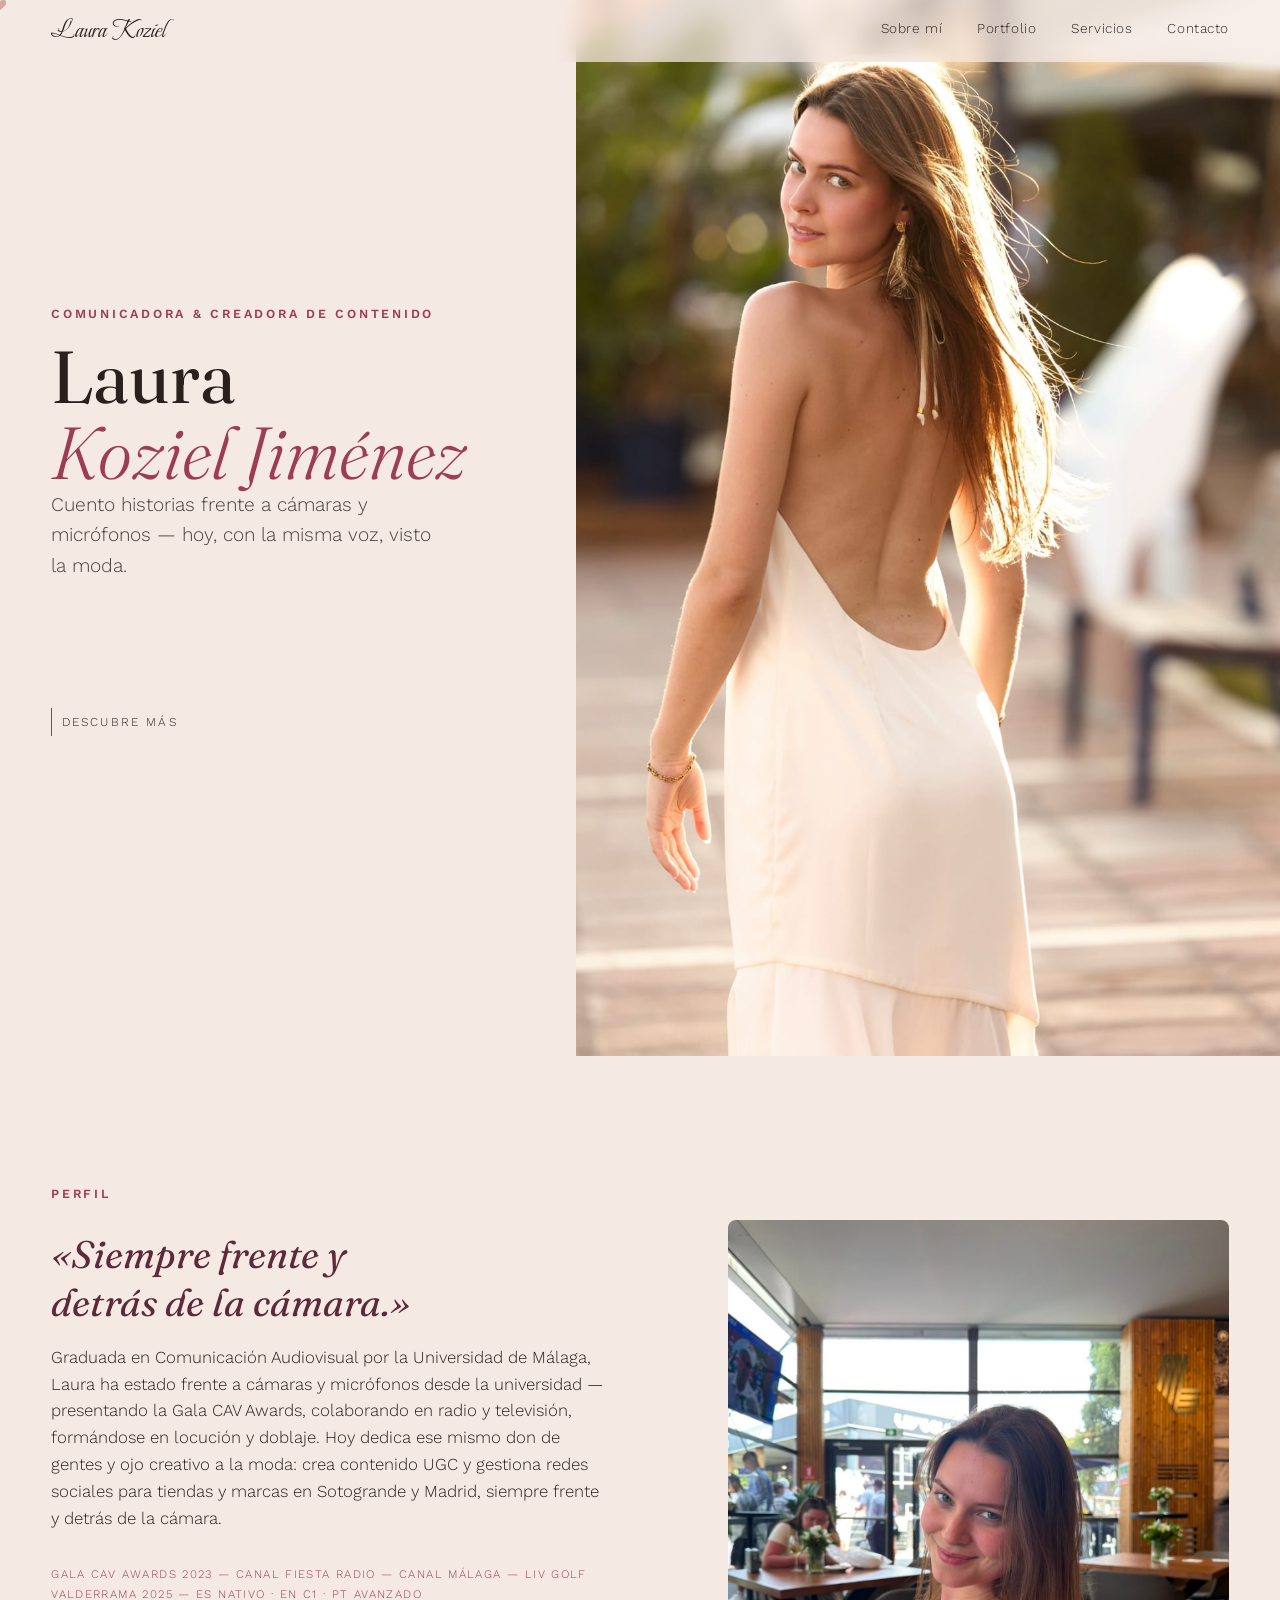
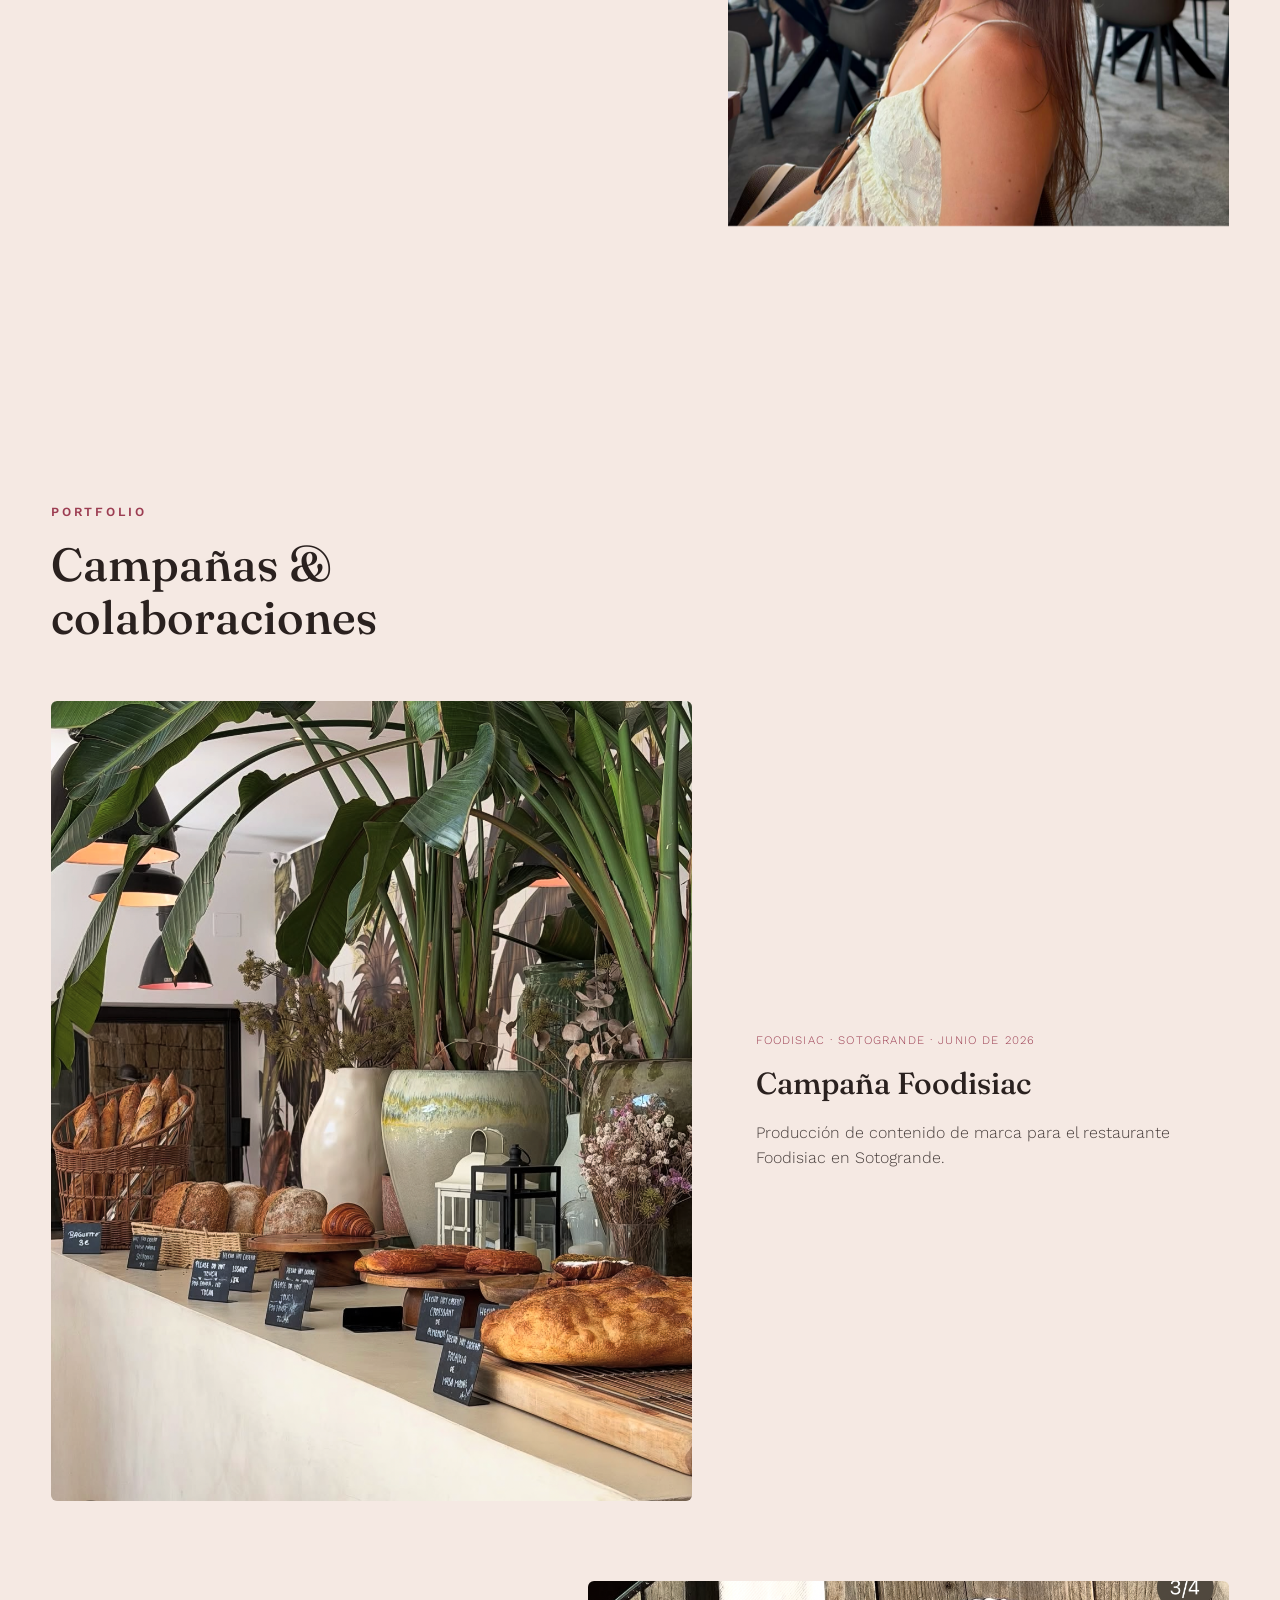
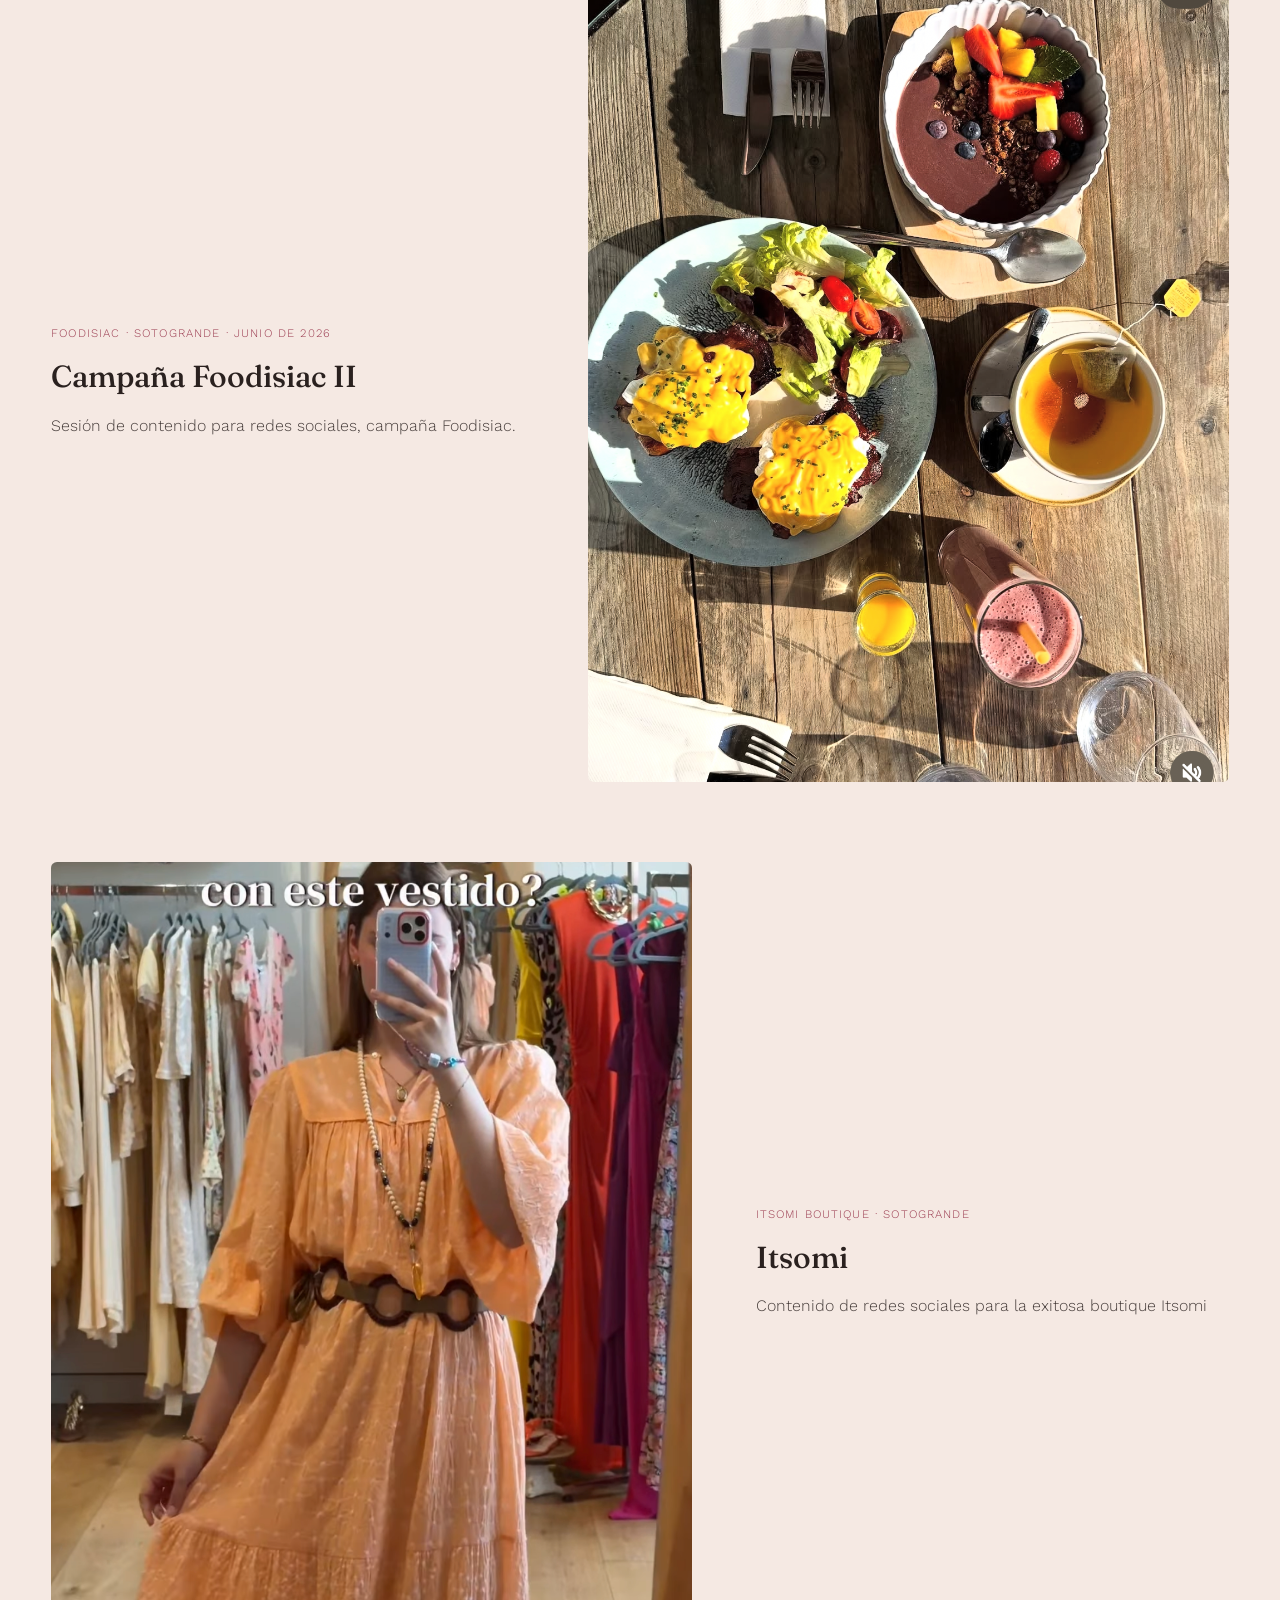
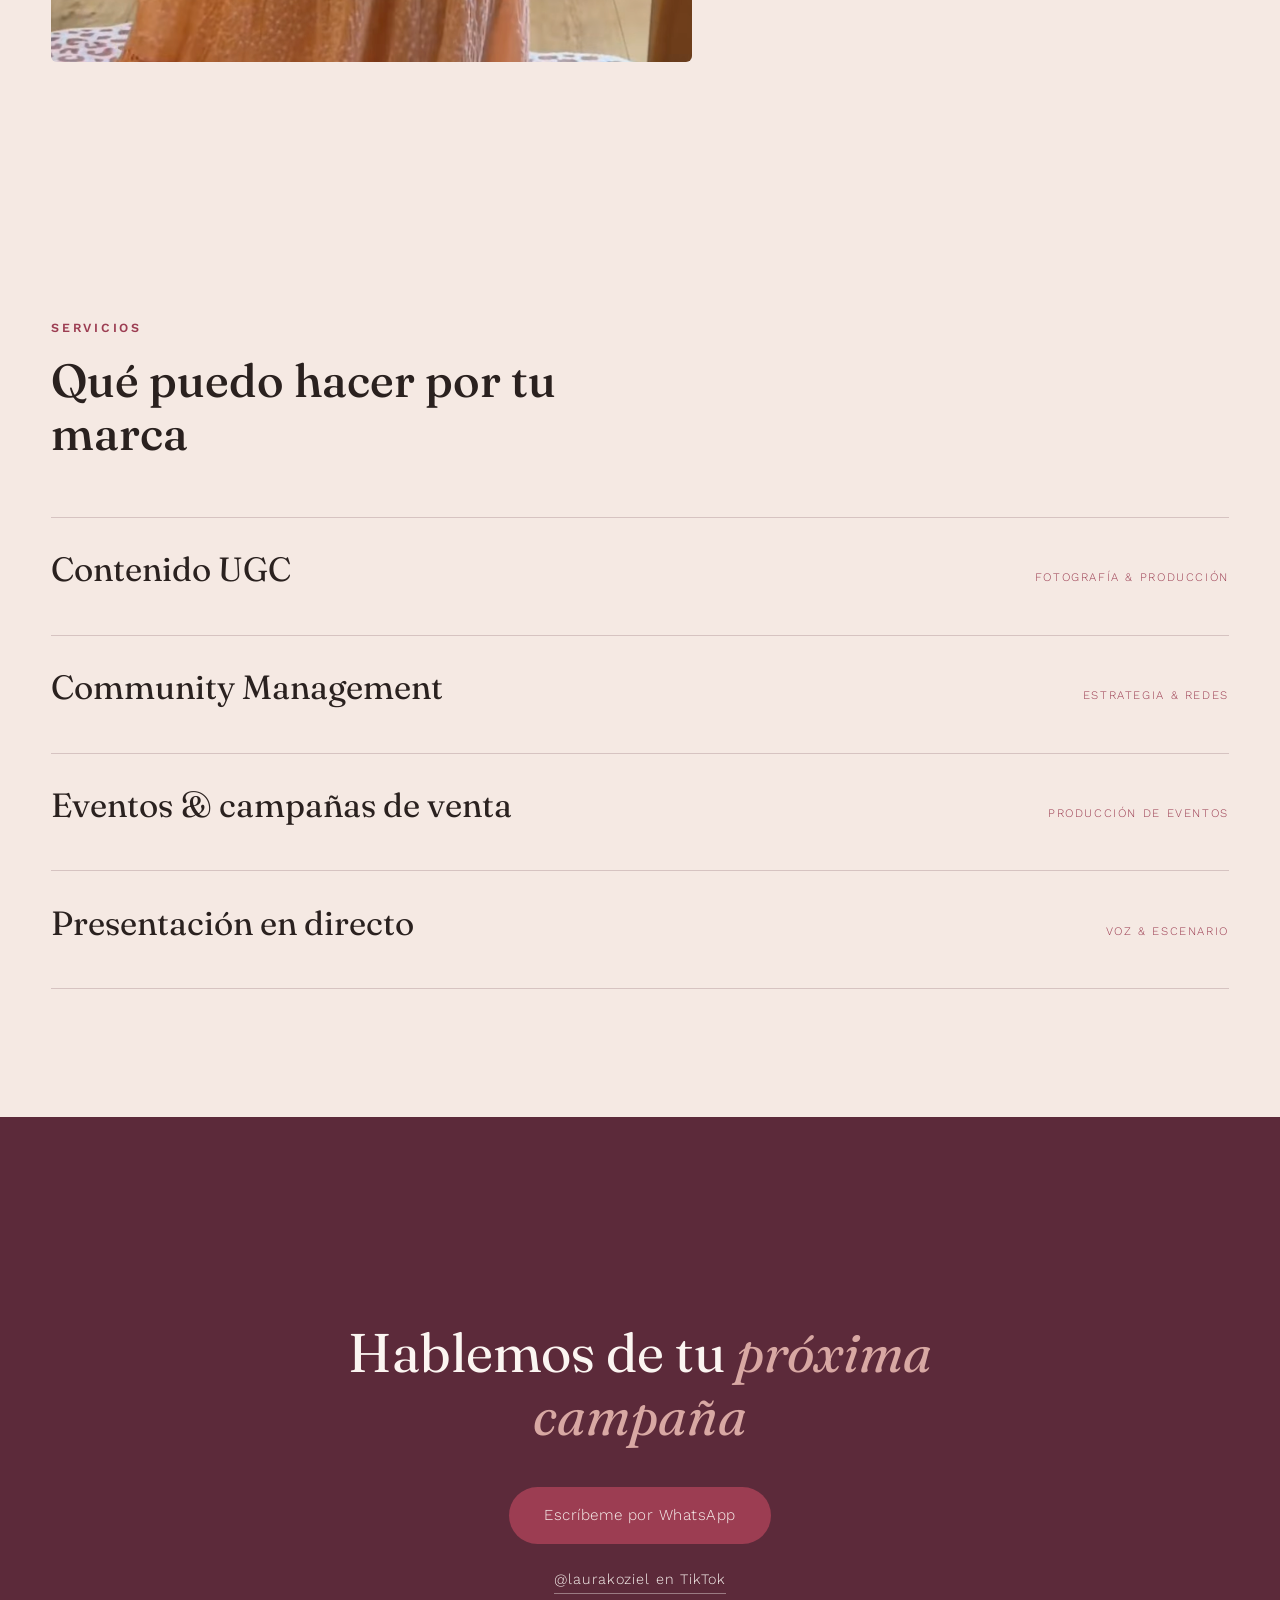
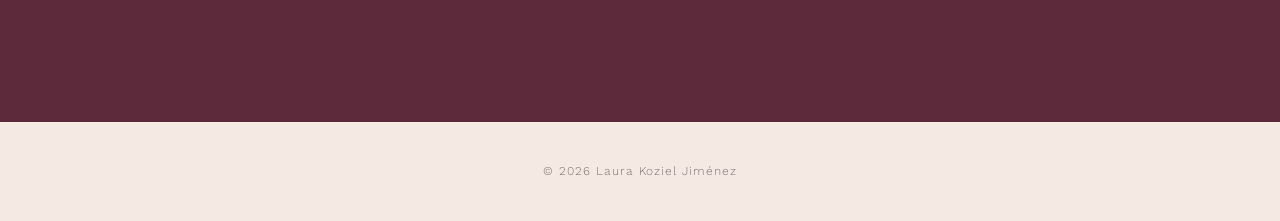
<file: index.html>
<!DOCTYPE html>
<html lang="es">
<head>
  <meta charset="UTF-8">
  <meta name="viewport" content="width=device-width, initial-scale=1.0">
  <title>Laura Koziel Jiménez — Comunicadora & creadora de contenido</title>
  <meta name="description" content="Laura Koziel Jiménez, comunicadora y creadora de contenido UGC para tiendas y marcas de moda en Sotogrande y Madrid.">

  <link rel="preconnect" href="https://fonts.googleapis.com">
  <link rel="preconnect" href="https://fonts.gstatic.com" crossorigin>
  <link href="https://fonts.googleapis.com/css2?family=Fraunces:ital,wght@0,300;0,400;0,500;1,400;1,500&family=Work+Sans:wght@300;400;500;600&family=Beau+Rivage&display=swap" rel="stylesheet">

  <link rel="stylesheet" href="assets/css/style.css">
</head>
<body>
  <a href="#main" class="skip-link">Saltar al contenido</a>

  <header class="site-header">
    <a href="#hero" class="logo-mark" aria-label="Laura Koziel Jiménez — inicio">
      <span class="signature signature--mini">Laura Koziel</span>
    </a>
    <nav class="site-nav" aria-label="Navegación principal">
      <a href="#sobre-mi">Sobre mí</a>
      <a href="#portfolio">Portfolio</a>
      <a href="#servicios">Servicios</a>
      <a href="#contacto">Contacto</a>
    </nav>
  </header>

  <main id="main">
    <section id="hero" class="hero">
      <div class="hero__media">
        <img src="assets/imagenes/PHOTO1.jpg" alt="Laura Koziel Jiménez, retrato editorial" class="hero__photo">
      </div>
      <div class="hero__content">
        <p class="eyebrow">Comunicadora &amp; creadora de contenido</p>
        <h1 class="hero__title">Laura<br><em>Koziel Jiménez</em></h1>
        <p class="hero__tagline">Cuento historias frente a cámaras y micrófonos — hoy, con la misma voz, visto la moda.</p>
        <span class="signature signature--hero" data-reveal-signature aria-hidden="true">Laura Koziel</span>
        <a href="#sobre-mi" class="scroll-cue" aria-label="Ir a la sección Sobre mí">
          <span></span>
          Descubre más
        </a>
      </div>
    </section>

    <section id="sobre-mi" class="about" data-reveal>
      <p class="eyebrow" data-reveal-child>Perfil</p>
      <div class="about__grid">
        <div class="about__text" data-reveal-child>
          <p class="about__quote">«Siempre frente y detrás de la cámara.»</p>
          <p class="about__bio">Graduada en Comunicación Audiovisual por la Universidad de Málaga, Laura ha estado frente a cámaras y micrófonos desde la universidad — presentando la Gala CAV Awards, colaborando en radio y televisión, formándose en locución y doblaje. Hoy dedica ese mismo don de gentes y ojo creativo a la moda: crea contenido UGC y gestiona redes sociales para tiendas y marcas en Sotogrande y Madrid, siempre frente y detrás de la cámara.</p>
          <p class="about__credits">Gala CAV Awards 2023 — Canal Fiesta Radio — Canal Málaga — LIV Golf Valderrama 2025 — ES nativo · EN C1 · PT avanzado</p>
        </div>
        <div class="about__media" data-reveal-child>
          <img src="assets/imagenes/PHOTO2.jpg" alt="Laura Koziel Jiménez en un retrato editorial" class="about__photo">
        </div>
      </div>
    </section>

    <section id="portfolio" class="portfolio" data-reveal>
      <p class="eyebrow">Portfolio</p>
      <h2 class="section-title">Campañas &amp; colaboraciones</h2>
      <div id="portfolio-grid" class="portfolio__grid" aria-live="polite">
        <p class="portfolio__loading">Cargando publicaciones…</p>
      </div>
    </section>

    <section id="servicios" class="services" data-reveal>
      <p class="eyebrow">Servicios</p>
      <h2 class="section-title">Qué puedo hacer por tu marca</h2>
      <ul class="services__list">
        <li class="services__item">
          <div class="services__row">
            <span class="services__name">Contenido UGC</span>
            <span class="services__meta">Fotografía &amp; producción</span>
          </div>
          <p class="services__desc">Me fotografío como modelo llevando la ropa de tu marca y produzco contenido editorial listo para redes.</p>
        </li>
        <li class="services__item">
          <div class="services__row">
            <span class="services__name">Community Management</span>
            <span class="services__meta">Estrategia &amp; redes</span>
          </div>
          <p class="services__desc">Gestión integral de tus redes sociales: estrategia de contenido, calendario y crecimiento de comunidad.</p>
        </li>
        <li class="services__item">
          <div class="services__row">
            <span class="services__name">Eventos &amp; campañas de venta</span>
            <span class="services__meta">Producción de eventos</span>
          </div>
          <p class="services__desc">Organización de eventos, pop-ups y campañas de venta, con dirección creativa de principio a fin.</p>
        </li>
        <li class="services__item">
          <div class="services__row">
            <span class="services__name">Presentación en directo</span>
            <span class="services__meta">Voz &amp; escenario</span>
          </div>
          <p class="services__desc">Presentación de eventos y streaming en directo, con experiencia real frente al público y a cámara.</p>
        </li>
      </ul>
    </section>

    <section id="contacto" class="contact" data-reveal>
      <span class="signature signature--contact" data-reveal-signature aria-hidden="true">Laura Koziel</span>
      <h2 class="contact__title">Hablemos de tu <em>próxima campaña</em></h2>
      <a class="btn btn--whatsapp" href="https://wa.me/34609957828" target="_blank" rel="noopener">Escríbeme por WhatsApp</a>
      <a class="tiktok-link" href="https://www.tiktok.com/@laurakoziel" target="_blank" rel="noopener">@laurakoziel en TikTok</a>
    </section>
  </main>

  <footer class="site-footer">
    <p>&copy; 2026 Laura Koziel Jiménez</p>
  </footer>

  <script src="assets/js/main.js"></script>
</body>
</html>
</file>
<file: assets/css/style.css>
/* ==========================================================================
   Laura Koziel Jiménez — hoja de estilos
   Paleta: Arena / Marfil / Rosa Palo / Ciruela / Grafito Cálido / Baya
   ========================================================================== */

:root {
  --arena: #f5e9e3;
  --marfil: #fbf5f1;
  --rosa: #d8a8a3;
  --ciruela: #5c2a3a;
  --grafito: #2a211f;
  --baya: #9c3d52;

  --font-display: "Fraunces", serif;
  --font-body: "Work Sans", sans-serif;
  --font-signature: "Beau Rivage", cursive;

  --container: 1180px;
  --gutter: clamp(1.25rem, 4vw, 3.5rem);

  --ease-editorial: cubic-bezier(0.16, 1, 0.3, 1);

  /* Fallback used only before main.js measures the real (auto) header
     height; kept generous so a 2-line mobile nav never overlaps the hero. */
  --header-height: 120px;
}

/* ---------------------------------- reset ---------------------------------- */
*,
*::before,
*::after {
  box-sizing: border-box;
}

html {
  scroll-behavior: smooth;
}

body,
h1,
h2,
h3,
p,
figure,
ul {
  margin: 0;
}

ul {
  padding: 0;
  list-style: none;
}

img {
  display: block;
  max-width: 100%;
}

a {
  color: inherit;
  text-decoration: none;
}

body {
  background: var(--arena);
  color: var(--grafito);
  font-family: var(--font-body);
  font-weight: 300;
  line-height: 1.6;
  -webkit-font-smoothing: antialiased;
}

/* Focus visibility for all interactive elements */
a:focus-visible,
button:focus-visible {
  outline: 2px solid var(--baya);
  outline-offset: 4px;
  border-radius: 2px;
}

.skip-link {
  position: absolute;
  top: -100%;
  left: 1rem;
  background: var(--grafito);
  color: var(--marfil);
  padding: 0.75rem 1.25rem;
  z-index: 200;
  transition: top 0.2s var(--ease-editorial);
}

.skip-link:focus {
  top: 1rem;
}

/* ---------------------------------- utilities ---------------------------------- */
.eyebrow {
  font-family: var(--font-body);
  font-size: 0.78rem;
  font-weight: 600;
  letter-spacing: 0.22em;
  text-transform: uppercase;
  color: var(--baya);
  margin-bottom: 1rem;
}

.section-title {
  font-family: var(--font-display);
  font-weight: 500;
  font-size: clamp(1.9rem, 4vw, 2.9rem);
  line-height: 1.15;
  color: var(--grafito);
  margin-bottom: clamp(2rem, 5vw, 3.5rem);
  max-width: 20ch;
}

section {
  padding: clamp(4.5rem, 10vw, 8rem) var(--gutter);
}

/* Scroll reveal */
[data-reveal] {
  opacity: 0;
  transform: translateY(32px);
  transition: opacity 0.9s var(--ease-editorial), transform 0.9s var(--ease-editorial);
}

[data-reveal].in-view {
  opacity: 1;
  transform: none;
}

[data-reveal-child] {
  opacity: 0;
  transform: translateY(24px);
  transition: opacity 0.8s var(--ease-editorial), transform 0.8s var(--ease-editorial);
}

.in-view [data-reveal-child] {
  opacity: 1;
  transform: none;
}

.in-view [data-reveal-child]:nth-child(1) { transition-delay: 0.05s; }
.in-view [data-reveal-child]:nth-child(2) { transition-delay: 0.15s; }
.in-view [data-reveal-child]:nth-child(3) { transition-delay: 0.25s; }
.in-view [data-reveal-child]:nth-child(4) { transition-delay: 0.35s; }

/* ---------------------------------- signature (elemento de firma) ---------------------------------- */
.signature {
  position: relative;
  display: inline-block;
  font-family: var(--font-signature);
  color: var(--baya);
  line-height: 1;
  clip-path: inset(0 100% 0 0);
  transition: clip-path 1.3s var(--ease-editorial);
}

.signature::after {
  content: "";
  position: absolute;
  left: 0;
  right: 0;
  bottom: -0.08em;
  height: 1px;
  background: currentColor;
  transform: scaleX(0);
  transform-origin: left;
  transition: transform 0.7s var(--ease-editorial) 1.1s;
}

.signature.in-view {
  clip-path: inset(0 0 0 0);
}

.signature.in-view::after {
  transform: scaleX(1);
}

.signature--mini {
  font-size: clamp(1.05rem, 5vw, 1.6rem);
  color: var(--grafito);
  clip-path: none;
  transition: none;
  white-space: nowrap;
}

.signature--mini::after {
  display: none;
}

.signature--hero {
  font-size: clamp(2.2rem, 5vw, 3.4rem);
  margin: 1.75rem 0;
}

.signature--contact {
  font-size: clamp(2rem, 4.5vw, 2.8rem);
  color: var(--marfil);
  margin-bottom: 2rem;
}

.signature--contact::after {
  background: var(--marfil);
}

.signature--stamp {
  position: absolute;
  right: 1rem;
  bottom: 1rem;
  font-size: 1.4rem;
  color: var(--marfil);
  opacity: 0;
  transform: translateY(6px);
  transition: opacity 0.4s var(--ease-editorial), transform 0.4s var(--ease-editorial);
  clip-path: none;
  pointer-events: none;
}

.portfolio__item:hover .signature--stamp,
.portfolio__item:focus-within .signature--stamp {
  opacity: 1;
  transform: none;
}

/* ---------------------------------- header ---------------------------------- */
.site-header {
  position: fixed;
  top: 0;
  left: 0;
  right: 0;
  z-index: 100;
  height: auto;
  min-height: 0;
  display: flex;
  align-items: center;
  justify-content: space-between;
  flex-wrap: wrap;
  padding: 1.1rem var(--gutter);
  background: rgba(245, 233, 227, 0.72);
  backdrop-filter: blur(10px);
  -webkit-backdrop-filter: blur(10px);
  transition: box-shadow 0.3s ease, background 0.3s ease;
}

.site-header.is-scrolled {
  box-shadow: 0 1px 0 rgba(42, 33, 31, 0.08);
}

/* Below this, logo + nav no longer fit on one row without overflowing
   sideways — stack them instead of letting content spill off-screen.
   Whatever height results is picked up live by --header-height. */
@media (max-width: 480px) {
  .site-header {
    flex-direction: column;
    align-items: flex-start;
    gap: 0.5rem;
  }
}

.logo-mark {
  display: block;
}

.site-nav {
  display: flex;
  gap: clamp(1rem, 3vw, 2.2rem);
  flex-wrap: wrap;
  justify-content: flex-end;
  min-width: 0;
  width: 100%;
  font-size: 0.85rem;
  letter-spacing: 0.04em;
}

@media (min-width: 481px) {
  .site-nav {
    width: auto;
  }
}

.site-nav a {
  position: relative;
  padding-bottom: 0.2rem;
}

.site-nav a::after {
  content: "";
  position: absolute;
  left: 0;
  bottom: 0;
  width: 100%;
  height: 1px;
  background: var(--baya);
  transform: scaleX(0);
  transform-origin: right;
  transition: transform 0.4s var(--ease-editorial);
}

.site-nav a:hover::after,
.site-nav a:focus-visible::after {
  transform: scaleX(1);
  transform-origin: left;
}

/* ---------------------------------- hero ---------------------------------- */
.hero {
  position: relative;
  min-height: 100svh;
  display: grid;
  grid-template-columns: 1fr;
  grid-template-rows: 56vh 1fr;
  padding: 0;
}

/* Below the desktop split layout (900px breakpoint), .site-header can grow
   to two lines. Reserve real space for it (measured live in main.js and
   written to --header-height) so it never overlaps the hero photo. */
@media (max-width: 899px) {
  .hero {
    padding-top: var(--header-height);
  }
}

.hero__media {
  position: relative;
  overflow: hidden;
}

.hero__photo {
  width: 100%;
  height: 100%;
  object-fit: cover;
  object-position: center 20%;
}

.hero__content {
  position: relative;
  background: var(--arena);
  padding: clamp(2rem, 6vw, 3rem) var(--gutter) clamp(3rem, 8vw, 4rem);
  margin-top: -2.5rem;
  border-radius: 28px 28px 0 0;
  display: flex;
  flex-direction: column;
  justify-content: center;
}

.hero__title {
  font-family: var(--font-display);
  font-weight: 400;
  font-size: clamp(2.6rem, 9vw, 4.6rem);
  line-height: 1.02;
  color: var(--grafito);
}

.hero__title em {
  font-style: italic;
  font-weight: 300;
  color: var(--baya);
}

.hero__tagline {
  max-width: 32ch;
  font-size: clamp(1rem, 2.4vw, 1.2rem);
  color: var(--grafito);
  opacity: 0.85;
}

.scroll-cue {
  display: inline-flex;
  align-items: center;
  gap: 0.6rem;
  font-size: 0.75rem;
  letter-spacing: 0.18em;
  text-transform: uppercase;
  color: var(--grafito);
  margin-top: 1rem;
}

.scroll-cue span {
  width: 1px;
  height: 28px;
  background: var(--baya);
  position: relative;
  overflow: hidden;
}

.scroll-cue span::after {
  content: "";
  position: absolute;
  top: -100%;
  left: 0;
  width: 100%;
  height: 100%;
  background: var(--grafito);
  animation: cue-fall 1.8s ease-in-out infinite;
}

@keyframes cue-fall {
  0% { transform: translateY(-100%); }
  60% { transform: translateY(100%); }
  100% { transform: translateY(100%); }
}

/* ---------------------------------- about ---------------------------------- */
.about__grid {
  display: grid;
  grid-template-columns: 1fr;
  gap: clamp(2.5rem, 6vw, 4rem);
  align-items: start;
}

.about__quote {
  font-family: var(--font-display);
  font-style: italic;
  font-weight: 400;
  font-size: clamp(1.6rem, 4vw, 2.4rem);
  color: var(--ciruela);
  line-height: 1.25;
  margin-bottom: 1.75rem;
}

.about__bio {
  font-size: 1.05rem;
  max-width: 56ch;
  color: var(--grafito);
}

.about__credits {
  margin-top: 2rem;
  font-size: 0.72rem;
  letter-spacing: 0.12em;
  text-transform: uppercase;
  color: var(--baya);
  line-height: 2;
}

.about__media {
  position: relative;
  aspect-ratio: 4 / 5;
  overflow: hidden;
  border-radius: 8px;
}

.about__photo {
  width: 100%;
  height: 100%;
  object-fit: cover;
  will-change: transform;
}

/* ---------------------------------- portfolio ---------------------------------- */
.portfolio__grid {
  display: flex;
  flex-direction: column;
  gap: clamp(3rem, 7vw, 5rem);
}

.portfolio__item {
  display: grid;
  grid-template-columns: 1fr;
  gap: 1.5rem;
}

.portfolio__figure {
  position: relative;
  overflow: hidden;
  border-radius: 6px;
  aspect-ratio: 4 / 5;
  background: var(--rosa);
}

.portfolio__figure img {
  width: 100%;
  height: 100%;
  object-fit: cover;
  transition: transform 1.1s var(--ease-editorial);
}

.portfolio__item:hover .portfolio__figure img {
  transform: scale(1.045);
}

.portfolio__meta {
  display: flex;
  gap: 0.6rem;
  font-size: 0.72rem;
  letter-spacing: 0.1em;
  text-transform: uppercase;
  color: var(--baya);
  margin-bottom: 0.6rem;
}

.portfolio__title {
  font-family: var(--font-display);
  font-weight: 500;
  font-size: clamp(1.4rem, 3vw, 1.9rem);
  margin-bottom: 0.75rem;
  color: var(--grafito);
}

.portfolio__desc {
  color: var(--grafito);
  opacity: 0.85;
  max-width: 48ch;
}

.portfolio__loading,
.portfolio__empty,
.portfolio__error {
  font-family: var(--font-display);
  font-style: italic;
  font-size: 1.3rem;
  color: var(--baya);
  padding: 2rem 0;
}

/* ---------------------------------- services ---------------------------------- */
.services__list {
  border-top: 1px solid rgba(92, 42, 58, 0.2);
}

.services__item {
  border-bottom: 1px solid rgba(92, 42, 58, 0.2);
  padding: 1.6rem 0;
  cursor: default;
}

.services__row {
  display: flex;
  flex-wrap: wrap;
  align-items: baseline;
  justify-content: space-between;
  gap: 0.5rem;
}

.services__name {
  font-family: var(--font-display);
  font-size: clamp(1.4rem, 3.4vw, 2.1rem);
  font-weight: 400;
  color: var(--grafito);
  transition: color 0.3s ease;
}

.services__meta {
  font-size: 0.72rem;
  letter-spacing: 0.14em;
  text-transform: uppercase;
  color: var(--baya);
}

.services__desc {
  max-width: 52ch;
  margin-top: 0.75rem;
  color: var(--grafito);
  opacity: 0;
  max-height: 0;
  overflow: hidden;
  transition: opacity 0.4s var(--ease-editorial), max-height 0.4s var(--ease-editorial), margin-top 0.4s var(--ease-editorial);
}

.services__item:hover .services__desc,
.services__item:focus-within .services__desc {
  opacity: 0.85;
  max-height: 6rem;
}

.services__item:hover .services__name {
  color: var(--baya);
}

/* ---------------------------------- contact ---------------------------------- */
.contact {
  background: var(--ciruela);
  color: var(--marfil);
  text-align: center;
  display: flex;
  flex-direction: column;
  align-items: center;
}

.contact__title {
  font-family: var(--font-display);
  font-weight: 400;
  font-size: clamp(2rem, 6vw, 3.4rem);
  line-height: 1.15;
  max-width: 18ch;
  margin-bottom: 2.5rem;
}

.contact__title em {
  font-style: italic;
  color: var(--rosa);
}

.btn {
  display: inline-block;
  padding: 1rem 2.2rem;
  background: var(--baya);
  color: var(--marfil);
  border-radius: 999px;
  font-size: 0.95rem;
  letter-spacing: 0.03em;
  transition: transform 0.3s var(--ease-editorial), background 0.3s ease;
}

.btn:hover,
.btn:focus-visible {
  background: var(--rosa);
  color: var(--ciruela);
  transform: translateY(-2px);
}

.tiktok-link {
  display: inline-block;
  margin-top: 1.5rem;
  font-size: 0.9rem;
  letter-spacing: 0.06em;
  border-bottom: 1px solid rgba(251, 245, 241, 0.4);
  padding-bottom: 2px;
  transition: border-color 0.3s ease;
}

.tiktok-link:hover,
.tiktok-link:focus-visible {
  border-color: var(--marfil);
}

/* ---------------------------------- footer ---------------------------------- */
.site-footer {
  padding: 2.5rem var(--gutter);
  text-align: center;
  font-size: 0.75rem;
  letter-spacing: 0.08em;
  color: var(--grafito);
  opacity: 0.6;
}

/* ---------------------------------- breakpoints ---------------------------------- */
@media (min-width: 640px) {
  .about__credits {
    line-height: 1.8;
  }
}

@media (min-width: 900px) {
  .hero {
    grid-template-columns: 45% 55%;
    grid-template-rows: 1fr;
  }

  .hero__media {
    order: 2;
  }

  .hero__content {
    order: 1;
    margin-top: 0;
    border-radius: 0;
    padding-left: var(--gutter);
    padding-right: clamp(2rem, 5vw, 4rem);
  }

  .about__grid {
    grid-template-columns: 1.1fr 0.9fr;
  }

  .portfolio__item {
    grid-template-columns: 1.15fr 0.85fr;
    align-items: center;
    gap: clamp(2rem, 5vw, 4rem);
  }

  .portfolio__item--reverse {
    grid-template-columns: 0.85fr 1.15fr;
  }

  .portfolio__item--reverse .portfolio__figure {
    order: 2;
  }

  .portfolio__item--reverse .portfolio__text {
    order: 1;
  }
}

@media (min-width: 1100px) {
  .about__quote {
    max-width: 16ch;
  }
}

/* ---------------------------------- custom cursor (corazones) ---------------------------------- */
.cursor-layer {
  position: fixed;
  inset: 0;
  pointer-events: none;
  z-index: 9998;
  display: none;
}

.cursor-heart {
  position: fixed;
  top: 0;
  left: 0;
  width: 26px;
  height: 26px;
  margin: -13px 0 0 -13px;
  pointer-events: none;
  z-index: 9999;
  display: none;
  will-change: transform;
}

.cursor-heart__glyph {
  display: block;
  width: 100%;
  height: 100%;
  color: var(--baya);
  transition: transform 0.25s var(--ease-editorial), color 0.25s ease;
}

.cursor-heart.is-active .cursor-heart__glyph {
  transform: scale(1.45);
  color: var(--rosa);
}

.cursor-trail-heart {
  position: fixed;
  top: 0;
  left: 0;
  width: 14px;
  height: 14px;
  margin: -7px 0 0 -7px;
  color: var(--rosa);
  pointer-events: none;
  z-index: 9997;
  display: none;
  will-change: transform, opacity;
}

@media (hover: hover) and (pointer: fine) and (prefers-reduced-motion: no-preference) {
  * {
    cursor: none;
  }

  .cursor-layer,
  .cursor-heart,
  .cursor-trail-heart {
    display: block;
  }
}

/* ---------------------------------- reduced motion ---------------------------------- */
@media (prefers-reduced-motion: reduce) {
  html {
    scroll-behavior: auto;
  }

  [data-reveal],
  [data-reveal-child],
  .signature,
  .signature::after,
  .portfolio__figure img,
  .btn,
  .site-nav a::after,
  .services__desc,
  .services__name {
    transition: none !important;
    animation: none !important;
  }

  [data-reveal],
  [data-reveal-child] {
    opacity: 1;
    transform: none;
  }

  .signature {
    clip-path: inset(0 0 0 0);
  }

  .signature::after {
    transform: scaleX(1);
  }

  .scroll-cue span::after {
    display: none;
  }
}
</file>
